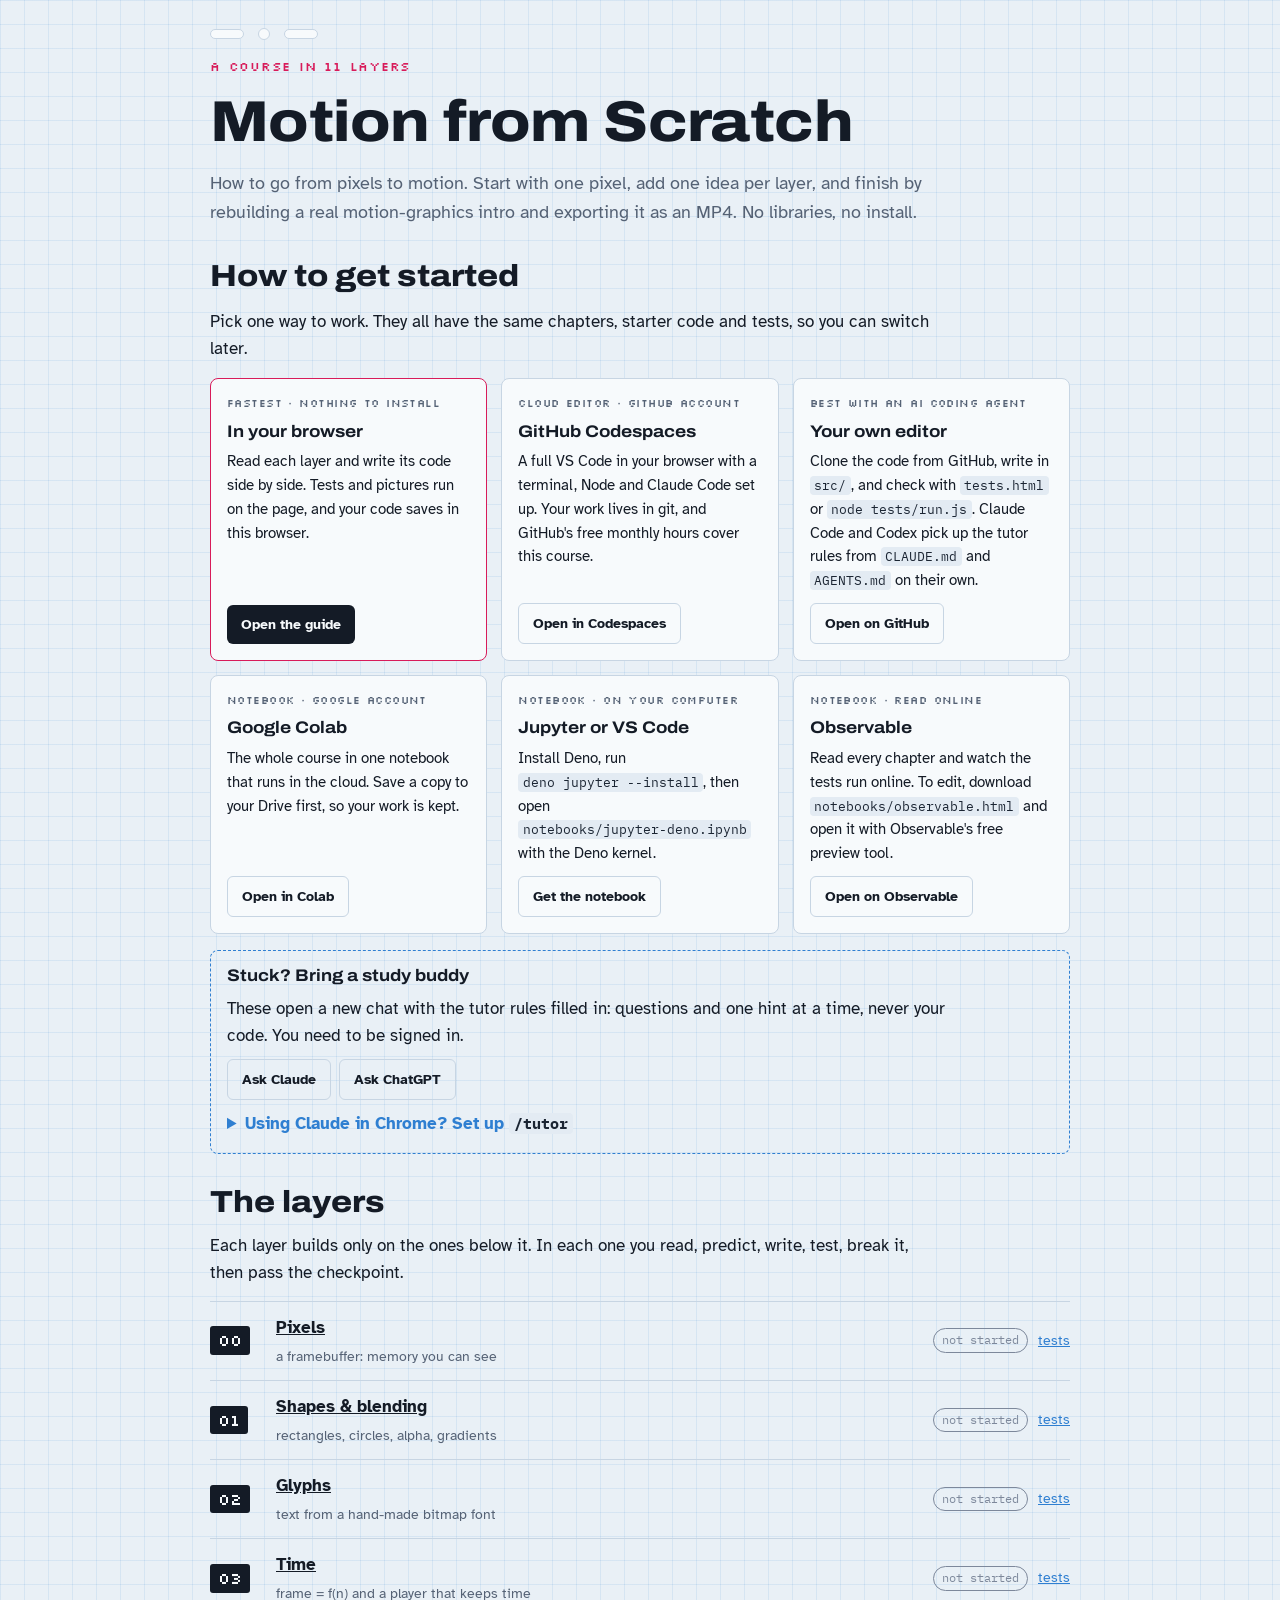
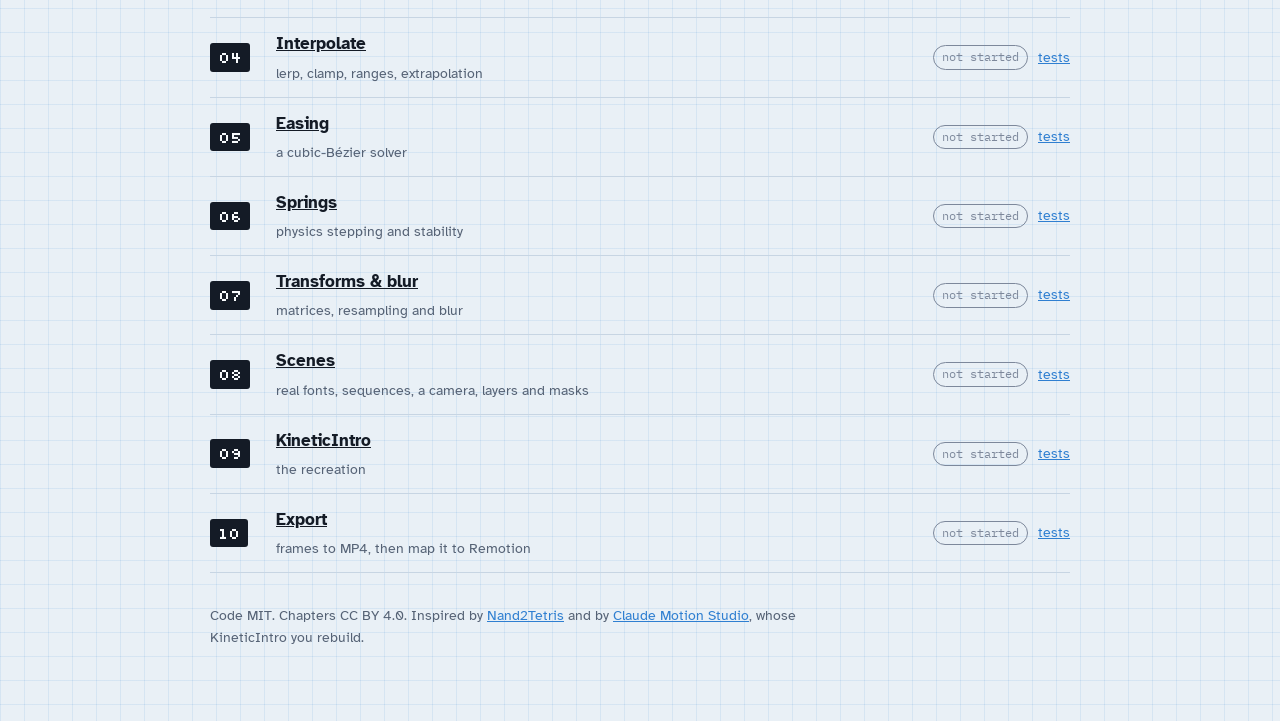
<file: index.html>
<!DOCTYPE html>
<html lang="en">
<head>
<meta charset="UTF-8">
<meta name="viewport" content="width=device-width, initial-scale=1.0">
<title>Motion from Scratch</title>
<meta name="description" content="How to go from pixels to motion: build a video engine from a single pixel up to a rendered MP4, one layer at a time.">
<meta property="og:type" content="website">
<meta property="og:url" content="https://nalediym.github.io/motion-from-scratch/">
<meta property="og:title" content="Motion from Scratch">
<meta property="og:description" content="Build a video engine in JavaScript, from one pixel to an MP4. 11 layers, no libraries, no install.">
<meta property="og:image" content="https://nalediym.github.io/motion-from-scratch/assets/social-card.png">
<meta property="og:image:width" content="1200">
<meta property="og:image:height" content="630">
<meta property="og:image:alt" content="Motion from Scratch: build a video engine in JavaScript, from one pixel to an MP4. Beside it, a frame of the intro the course rebuilds.">
<meta name="twitter:card" content="summary_large_image">
<meta name="twitter:title" content="Motion from Scratch">
<meta name="twitter:description" content="Build a video engine in JavaScript, from one pixel to an MP4. 11 layers, no libraries, no install.">
<meta name="twitter:image" content="https://nalediym.github.io/motion-from-scratch/assets/social-card.png">
<link rel="preconnect" href="https://fonts.googleapis.com">
<link rel="preconnect" href="https://fonts.gstatic.com" crossorigin>
<link rel="stylesheet" href="https://fonts.googleapis.com/css2?family=Archivo:wdth,wght@112,700;112,800&family=Inter:wght@500;900&family=Atkinson+Hyperlegible:wght@400;700&family=IBM+Plex+Mono:wght@400;600&family=Silkscreen&display=swap">
<link rel="stylesheet" href="lib/style.css">
<style>
  .map { list-style: none; margin: 0; padding: 0; display: flex; flex-direction: column; }
  .map li { display: grid; grid-template-columns: 52px 1fr auto; gap: 4px 14px; align-items: center; padding-block: 12px; border-bottom: 1px solid var(--line); }
  .map li:first-child { border-top: 1px solid var(--line); }
  .map .t { font-weight: 700; }
  .map a.t { color: var(--ink); }
  .map .b { grid-column: 2 / 3; font-size: 0.9rem; color: var(--muted); }
  .map .s { grid-row: 1 / 3; grid-column: 3; display: flex; align-items: center; gap: 10px; }
  .map .s a { font-size: 0.85rem; }
  .map .num { grid-row: 1 / 3; justify-self: start; }
  .map li.soon { opacity: 0.55; }
  .ways { display: grid; grid-template-columns: repeat(auto-fill, minmax(250px, 1fr)); gap: 14px; }
  .way { background: var(--paper); border: 1px solid var(--line); border-radius: 8px; padding: 16px; display: flex; flex-direction: column; gap: 10px; min-width: 0; }
  .way:first-child { border-color: var(--key); }
  .way p { font-size: 0.93rem; flex: 1; }
  .way .btn { align-self: flex-start; text-decoration: none; }
  .way code { white-space: nowrap; }
  .tag { font-family: var(--pixel); font-size: 0.68rem; letter-spacing: 0.04em; text-transform: uppercase; color: var(--muted); }
  .buddy { border: 1px dashed var(--pencil); border-radius: 8px; padding: 16px; display: flex; flex-direction: column; gap: 10px; }
  details.fold summary { cursor: pointer; font-weight: 700; color: var(--pencil); }
  details.fold[open] { display: flex; flex-direction: column; gap: 10px; }
  .fold ul { margin: 0; padding-left: 1.3em; display: flex; flex-direction: column; gap: 8px; max-width: 70ch; }
  .shortcut { width: 100%; font-family: var(--mono); font-size: 12px; line-height: 1.5; color: var(--code-ink); background: var(--code-bg); border: 1px solid var(--line); border-radius: 6px; padding: 8px 10px; resize: vertical; }
</style>
</head>
<body>
<div class="wrap">
  <header style="display:flex;flex-direction:column;gap:16px">
    <div class="pegbar" aria-hidden="true"><i></i><i></i><i></i></div>
    <span class="eyebrow">A course in 11 layers</span>
    <h1>Motion from Scratch</h1>
    <p class="lede">How to go from pixels to motion. Start with one pixel, add one idea per layer, and finish by rebuilding a real motion-graphics intro and exporting it as an MP4. No libraries, no install.</p>
  </header>

  <section id="start" style="display:flex;flex-direction:column;gap:16px">
    <h2>How to get started</h2>
    <p>Pick one way to work. They all have the same chapters, starter code and tests, so you can switch later.</p>
    <div class="ways">
      <article class="way">
        <span class="tag">Fastest · nothing to install</span>
        <h3>In your browser</h3>
        <p>Read each layer and write its code side by side. Tests and pictures run on the page, and your code saves in this browser.</p>
        <a class="btn" href="guide.html">Open the guide</a>
      </article>
      <article class="way">
        <span class="tag">Cloud editor · GitHub account</span>
        <h3>GitHub Codespaces</h3>
        <p>A full VS Code in your browser with a terminal, Node and Claude Code set up. Your work lives in git, and GitHub's free monthly hours cover this course.</p>
        <a class="btn ghost" data-link="codespaces" href="#" target="_blank" rel="noopener">Open in Codespaces</a>
      </article>
      <article class="way">
        <span class="tag">Best with an AI coding agent</span>
        <h3>Your own editor</h3>
        <p>Clone the code from GitHub, write in <code>src/</code>, and check with <code>tests.html</code> or <code>node tests/run.js</code>. Claude Code and Codex pick up the tutor rules from <code>CLAUDE.md</code> and <code>AGENTS.md</code> on their own.</p>
        <a class="btn ghost" data-link="repo" href="#" target="_blank" rel="noopener">Open on GitHub</a>
      </article>
      <article class="way">
        <span class="tag">Notebook · Google account</span>
        <h3>Google Colab</h3>
        <p>The whole course in one notebook that runs in the cloud. Save a copy to your Drive first, so your work is kept.</p>
        <a class="btn ghost" data-link="colab" href="#" target="_blank" rel="noopener">Open in Colab</a>
      </article>
      <article class="way">
        <span class="tag">Notebook · on your computer</span>
        <h3>Jupyter or VS Code</h3>
        <p>Install Deno, run <code>deno jupyter --install</code>, then open <code>notebooks/jupyter-deno.ipynb</code> with the Deno kernel.</p>
        <a class="btn ghost" data-link="deno" href="#" target="_blank" rel="noopener">Get the notebook</a>
      </article>
      <article class="way">
        <span class="tag">Notebook · read online</span>
        <h3>Observable</h3>
        <p>Read every chapter and watch the tests run online. To edit, download <code>notebooks/observable.html</code> and open it with Observable's free preview tool.</p>
        <a class="btn ghost" data-link="observable" href="#" target="_blank" rel="noopener">Open on Observable</a>
      </article>
    </div>

    <div class="buddy">
      <h3>Stuck? Bring a study buddy</h3>
      <p>These open a new chat with the tutor rules filled in: questions and one hint at a time, never your code. You need to be signed in.</p>
      <span class="btn-row"><a class="btn ghost" data-link="claude" href="#" target="_blank" rel="noopener">Ask Claude</a><a class="btn ghost" data-link="chatgpt" href="#" target="_blank" rel="noopener">Ask ChatGPT</a></span>
      <details class="fold" id="chrome">
        <summary>Using Claude in Chrome? Set up <code>/tutor</code></summary>
        <p><a href="https://support.claude.com/en/articles/12012173-get-started-with-claude-in-chrome" target="_blank" rel="noopener">Claude in Chrome</a> (paid plans) reads the guide and looks at your pictures with you. Save the text below as a shortcut named <strong>tutor</strong> in its side panel, then type <code>/tutor</code> on the guide.</p>
        <textarea class="shortcut" readonly rows="7" data-shortcut aria-label="Tutor shortcut text"></textarea>
        <span class="btn-row"><button class="btn ghost" type="button" data-copy-shortcut>Copy shortcut text</button></span>
      </details>
    </div>
  </section>

  <section style="display:flex;flex-direction:column;gap:14px">
    <h2>The layers</h2>
    <p>Each layer builds only on the ones below it. In each one you read, predict, write, test, break it, then pass the checkpoint.</p>
    <ul class="map" id="map"></ul>
  </section>

  <p style="font-size:0.85rem;color:var(--muted)">Code MIT. Chapters CC BY 4.0. Inspired by <a href="https://www.nand2tetris.org/">Nand2Tetris</a> and by <a href="https://github.com/MoussaabBadla/claude-motion-studio">Claude Motion Studio</a>, whose KineticIntro you rebuild.</p>
</div>

<script src="lib/course.js"></script>
<script src="lib/loader.js"></script>
<script>
(async function () {
  const C = MS.COURSE;
  const links = { codespaces: C.codespaces, colab: C.colab, repo: C.repo, deno: C.repo + "/blob/main/notebooks/jupyter-deno.ipynb", observable: C.observable, claude: C.claudeLink(null), chatgpt: C.chatgptLink(null) };
  document.querySelectorAll("[data-link]").forEach(a => { a.href = links[a.dataset.link]; });
  const sc = document.querySelector("[data-shortcut]");
  sc.value = C.chromeShortcut;
  if (location.hash === "#chrome") document.getElementById("chrome").open = true;
  document.querySelector("[data-copy-shortcut]").addEventListener("click", e => {
    const b = e.currentTarget, done = t => { b.textContent = t; setTimeout(() => (b.textContent = "Copy shortcut text"), 1600); };
    try { navigator.clipboard.writeText(sc.value).then(() => done("Copied"), () => { sc.select(); done("Press Ctrl/⌘ + C"); }); }
    catch (err) { sc.select(); done("Press Ctrl/⌘ + C"); }
  });
  const map = document.getElementById("map");
  const render = scores => {
    map.innerHTML = MS.COURSE.layers.map(l => {
      const sc = scores[l.id];
      let pill = "";
      if (l.ready && sc) pill = sc.cp && sc.cp.complete ? `<span class="pill pass">★ complete</span>`
        : sc.p === sc.n ? `<span class="pill todo">checkpoint unlocked</span>`
        : sc.p ? `<span class="pill fail">${sc.p}/${sc.n} tests</span>` : `<span class="pill todo">not started</span>`;
      const title = l.ready ? `<a class="t" href="guide.html#layer-${l.id}">${l.title}</a>` : `<span class="t">${l.title}</span>`;
      const links = l.ready ? `<a href="tests.html#layer-${l.id}">tests</a>` : "";
      return `<li class="${l.ready ? "" : "soon"}"><span class="num">${l.id}</span>${title}<span class="s">${pill}${links}</span><span class="b">${l.builds}</span></li>`;
    }).join("");
  };
  render({});
  const { ready } = await MS.loadCourse();
  MS.useGuideWork(ready);
  const scores = {};
  for (const l of ready) { const r = MS.runTests(l.id); const cp = MS.runCheckpoint(l.id, r); scores[l.id] = { p: r.filter(x => x.status === "pass").length, n: r.length, cp }; }
  render(scores);
})();
</script>
</body>
</html>
</file>
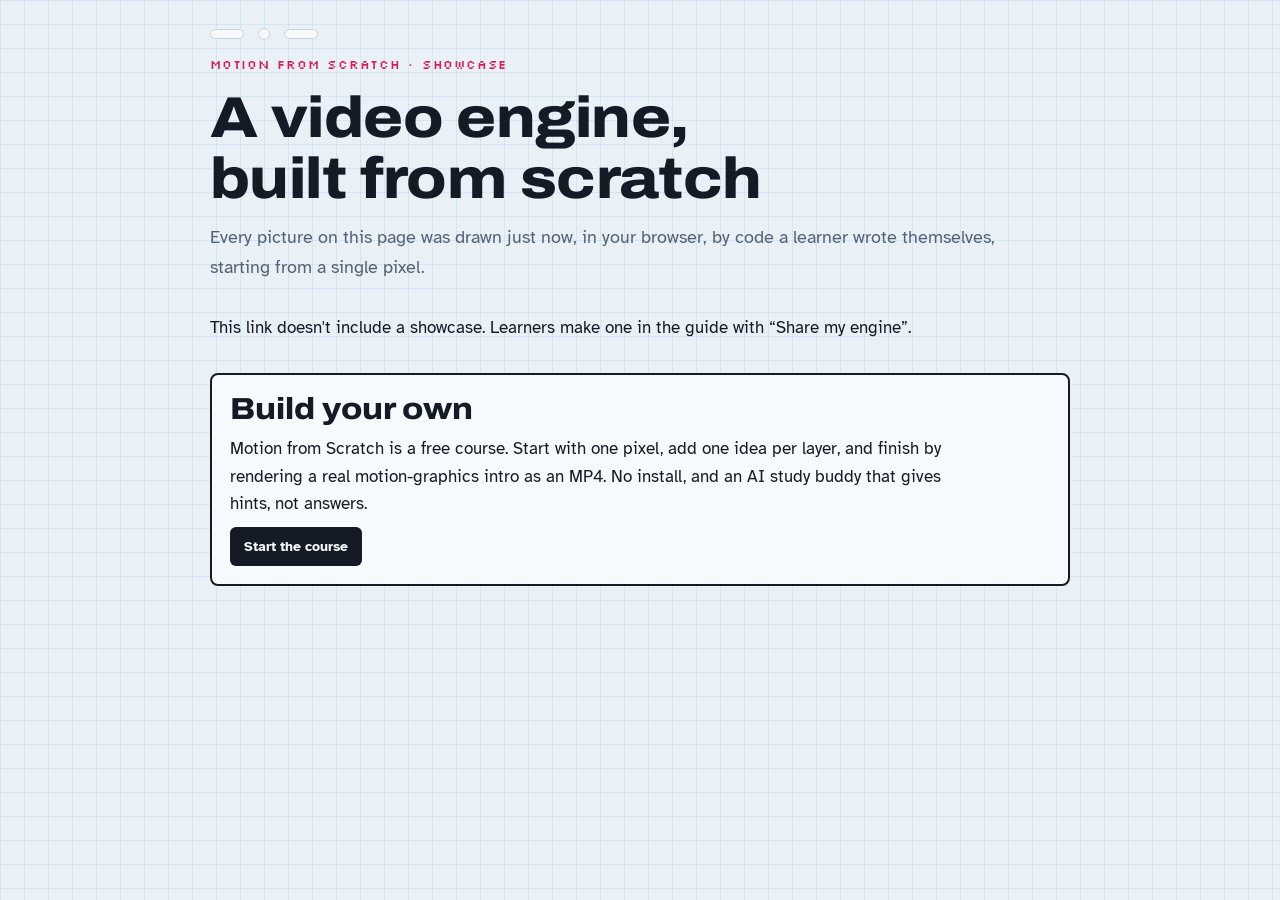
<file: showcase.html>
<!DOCTYPE html>
<html lang="en">
<head>
<meta charset="UTF-8">
<meta name="viewport" content="width=device-width, initial-scale=1.0">
<title>Motion from Scratch · Showcase</title>
<meta name="description" content="A video engine built from scratch, one pixel at a time, running right in your browser.">
<link rel="preconnect" href="https://fonts.googleapis.com">
<link rel="preconnect" href="https://fonts.gstatic.com" crossorigin>
<link rel="stylesheet" href="https://fonts.googleapis.com/css2?family=Archivo:wdth,wght@112,700;112,800&family=Inter:wght@500;900&family=Atkinson+Hyperlegible:wght@400;700&family=IBM+Plex+Mono:wght@400;600&family=Silkscreen&display=swap">
<link rel="stylesheet" href="lib/style.css">
<style>
  .engine { width: 100%; border: 0; display: block; min-height: 160px; background: transparent; }
  .cta { border: 2px solid var(--ink); border-radius: 8px; padding: 18px; display: flex; flex-direction: column; gap: 10px; background: var(--paper); }
  .cta .btn { align-self: flex-start; text-decoration: none; }
  .small { font-size: 0.85rem; color: var(--muted); }
  .owner { border: 2px dashed var(--pencil); border-radius: 8px; padding: 14px 16px; display: flex; flex-direction: column; gap: 10px; background: var(--paper); }
  .owner-row { display: flex; gap: 10px; align-items: flex-end; flex-wrap: wrap; }
  .owner label { font-size: 0.85rem; color: var(--muted); display: flex; flex-direction: column; gap: 4px; }
  .owner input { font: inherit; color: var(--ink); background: var(--bg); border: 1px solid var(--line); border-radius: 6px; padding: 7px 9px; width: 220px; max-width: 100%; }
</style>
</head>
<body>
<div class="wrap">
  <header style="display:flex;flex-direction:column;gap:14px">
    <div class="pegbar" aria-hidden="true"><i></i><i></i><i></i></div>
    <span class="eyebrow">Motion from Scratch · Showcase</span>
    <h1 data-title>A video engine, built from scratch</h1>
    <p class="lede">Every picture on this page was drawn just now, in your browser, by code a learner wrote themselves, starting from a single pixel.</p>
  </header>
  <section class="owner" data-owner hidden>
    <p><strong>This is your showcase.</strong> Send the link to anyone: they see this page without this box. Your checkpoint answers aren't in it.</p>
    <div class="owner-row">
      <label>Your name (optional) <input type="text" maxlength="40" autocomplete="nickname" data-name></label>
      <button class="btn" type="button" data-copy>Copy link to share</button>
    </div>
    <p class="small" data-copy-status aria-live="polite"></p>
  </section>
  <p data-status>Loading the engine…</p>
  <iframe class="engine" data-frame sandbox="allow-scripts" title="The learner's engine, running" hidden></iframe>
  <section class="cta">
    <h2>Build your own</h2>
    <p>Motion from Scratch is a free course. Start with one pixel, add one idea per layer, and finish by rendering a real motion-graphics intro as an MP4. No install, and an AI study buddy that gives hints, not answers.</p>
    <a class="btn" href="index.html">Start the course</a>
  </section>
</div>

<script src="lib/course.js"></script>
<script src="lib/share.js"></script>
<script>
// Runs inside the sandboxed frame: load the course libraries and the learner's
// code, run the tests, and draw every picture. Passed in as source text.
function renderer(P) {
  const esc = s => String(s).replace(/[&<>"]/g, c => ({ "&": "&amp;", "<": "&lt;", ">": "&gt;", '"': "&quot;" }[c]));
  globalThis.MS = {};
  P.libs.forEach(s => new Function(s)());
  const C = MS.COURSE, out = document.getElementById("out"), errors = {};
  for (const id of P.order) { try { new Function(P.src[id])(); } catch (e) { errors[id] = e.name + ": " + e.message; } }
  P.tests.forEach(s => new Function(s)());
  for (const id of P.shown) {
    const l = C.layers.find(x => x.id === id);
    const results = MS.runTests(id), pass = results.filter(r => r.status === "pass").length;
    const sec = document.createElement("section");
    sec.className = "layer";
    sec.innerHTML = '<h2><span class="num">' + id + "</span> " + esc(l.title) + "</h2>" +
      '<p class="meta"><span>' + esc(l.builds) + '</span><span class="pill ' + (pass === results.length ? "pass" : "fail") + '">' + pass + " / " + results.length + " tests pass</span></p>" +
      (errors[id] ? '<p class="err">' + esc(errors[id]) + "</p>" : "") +
      '<div class="pics"></div><details><summary>See the code</summary><pre><code>' + esc(P.src[id]) + "</code></pre></details>";
    const pics = sec.querySelector(".pics");
    const add = (frame, caption, cls) => {
      const fig = document.createElement("figure"), cap = document.createElement("figcaption");
      if (cls) fig.className = cls;
      fig.appendChild(MS.present(frame, document.createElement("canvas"), Math.max(1, Math.min(5, Math.floor(260 / frame.width)))));
      cap.textContent = caption;
      fig.appendChild(cap);
      pics.appendChild(fig);
      return fig;
    };
    for (const v of MS.visuals.filter(v => v.layer === id)) {
      try {
        if (!MS.moves(v)) { add(v.fn(), v.name); continue; }
        const comp = v.fn(), fig = add(MS.renderFrame(comp, 0), v.name);   // moving pictures play, using the learner's own player code
        MS.play(comp, fig.querySelector("canvas"), Math.max(1, Math.min(5, Math.floor(260 / comp.width))));
      } catch (e) { /* not working yet: skip */ }
    }
    try {
      const cp = MS.runCheckpoint(id, results);
      if (!cp.locked && cp.mystery.ok && cp.mystery.frame) add(cp.mystery.frame, "Checkpoint mystery picture, drawn correctly", "mystery");
    } catch (e) { /* skip */ }
    if (!pics.children.length) pics.outerHTML = '<p class="meta">No pictures from this layer yet.</p>';
    out.appendChild(sec);
  }
  const report = () => parent.postMessage({ mfsHeight: document.documentElement.scrollHeight }, "*");
  report();
  new ResizeObserver(report).observe(document.body);
}

// The owner's box: add a name (re-packs the link) and copy the link to share,
// without the "&mine" that shows this box.
function owner(data, packed, setTitle) {
  const box = document.querySelector("[data-owner]"), input = box.querySelector("[data-name]"), msg = box.querySelector("[data-copy-status]");
  const store = { get(k) { try { return localStorage.getItem(k); } catch (e) { return null; } }, set(k, v) { try { localStorage.setItem(k, v); } catch (e) {} } };
  const shareUrl = () => location.href.split("#")[0] + "#s=" + packed;
  const rename = async n => {
    data.name = n.trim().slice(0, 40);
    packed = await MS.share.pack(data);
    history.replaceState(null, "", "#s=" + packed + "&mine");
    setTitle(data.name);
  };
  box.hidden = false;
  document.querySelector(".cta").hidden = true;   // the owner doesn't need the sign-up pitch
  input.value = data.name || store.get("mfs-share-name") || "";
  if (input.value && input.value !== data.name) rename(input.value);
  input.addEventListener("input", () => { store.set("mfs-share-name", input.value); rename(input.value); });
  box.querySelector("[data-copy]").addEventListener("click", async () => {
    try { await navigator.clipboard.writeText(shareUrl()); msg.textContent = "Link copied. Anyone who opens it sees your engine run."; }
    catch (e) { msg.textContent = "Copy this link: " + shareUrl(); }
  });
}

(async function () {
  const status = document.querySelector("[data-status]"), frame = document.querySelector("[data-frame]");
  const fail = text => { status.textContent = text; };
  const m = location.hash.match(/^#s=([^&]+)(&mine)?$/);
  if (!m) return fail("This link doesn't include a showcase. Learners make one in the guide with “Share my engine”.");
  let data;
  try { data = await MS.share.unpack(m[1]); } catch (e) { return fail("This showcase link didn’t open: " + e.message); }
  if (!data || data.kind !== "showcase" || typeof data.src !== "object") return fail("This isn't a showcase link.");

  const ready = MS.COURSE.layers.filter(l => l.ready);
  const shown = ready.map(l => l.id).filter(id => typeof data.src[id] === "string");
  if (!shown.length) return fail("This showcase is empty: no code has been written yet.");
  const setTitle = n => {
    document.querySelector("[data-title]").textContent = n ? n + "’s video engine" : "A video engine, built from scratch";
    document.title = (n ? n + "’s video engine" : "Showcase") + " · Motion from Scratch";
  };
  setTitle(typeof data.name === "string" ? data.name.trim().slice(0, 40) : "");
  if (m[2]) owner(data, m[1], setTitle);

  // Layers below the highest shown one still need loading (their starter code if
  // the learner hasn't written them), because each layer builds on the ones below.
  const order = ready.map(l => l.id).filter(id => id <= shown[shown.length - 1]);
  const get = p => fetch(p).then(r => { if (!r.ok) throw new Error(p + ": " + r.status); return r.text(); });
  let libs, tests, stubs, css;
  try {
    const files = id => MS.COURSE.files(ready.find(l => l.id === id));
    [libs, tests, stubs, css] = await Promise.all([
      Promise.all(["lib/course.js", ...MS.COURSE.libs, ...MS.COURSE.browserLibs, ...shown.map(id => files(id).mystery)].map(get)),
      Promise.all(shown.map(id => get(files(id).test))),
      Promise.all(order.map(id => typeof data.src[id] === "string" ? data.src[id] : get(files(id).src))),
      get("lib/style.css"),
    ]);
  } catch (e) { return fail("Couldn't load the course files (" + e.message + "). Open this link from the course website."); }
  const src = {};
  order.forEach((id, i) => { src[id] = stubs[i]; });

  // JSON with "<" escaped can't close the <script> it sits in.
  const payload = JSON.stringify({ libs, tests, src, order, shown }).replace(/</g, "\\u003c");
  const extra = "body{margin:0;padding:2px}main{display:flex;flex-direction:column;gap:28px}" +
    ".layer{display:flex;flex-direction:column;gap:10px;border-top:2px solid var(--ink);padding-top:14px}" +
    ".layer h2{display:flex;align-items:center;gap:10px}.meta{display:flex;flex-wrap:wrap;align-items:center;gap:4px 10px;font-size:.9rem;color:var(--muted)}.err{color:var(--fail);font-family:var(--mono);font-size:.85rem}" +
    ".pics{display:flex;flex-wrap:wrap;gap:16px;align-items:flex-start}figure{margin:0;display:flex;flex-direction:column;gap:6px;max-width:100%}" +
    "canvas{max-width:100%;image-rendering:pixelated}figcaption{font-size:.82rem;color:var(--muted);max-width:280px}" +
    ".mystery canvas{outline:3px solid var(--pass);outline-offset:2px}pre{max-height:420px;overflow:auto}details summary{cursor:pointer;color:var(--pencil);font-weight:700}";
  window.addEventListener("message", e => {
    if (e.source === frame.contentWindow && e.data && typeof e.data.mfsHeight === "number") frame.style.height = Math.min(Math.ceil(e.data.mfsHeight) + 4, 30000) + "px";
  });
  frame.srcdoc = '<!DOCTYPE html><html><head><meta charset="utf-8"><meta name="viewport" content="width=device-width,initial-scale=1">' +
    '<link rel="stylesheet" href="https://fonts.googleapis.com/css2?family=Archivo:wdth,wght@112,700;112,800&family=Inter:wght@500;900&family=Atkinson+Hyperlegible:wght@400;700&family=IBM+Plex+Mono:wght@400;600&family=Silkscreen&display=swap">' +
    "<style>" + css.replace(/<\//g, "<\\/") + extra + '</style></head><body><main id="out"></main><script>(' + renderer.toString() + ")(" + payload + ");<\/script></body></html>";
  frame.hidden = false;
  status.hidden = true;
})();
</script>
</body>
</html>
</file>
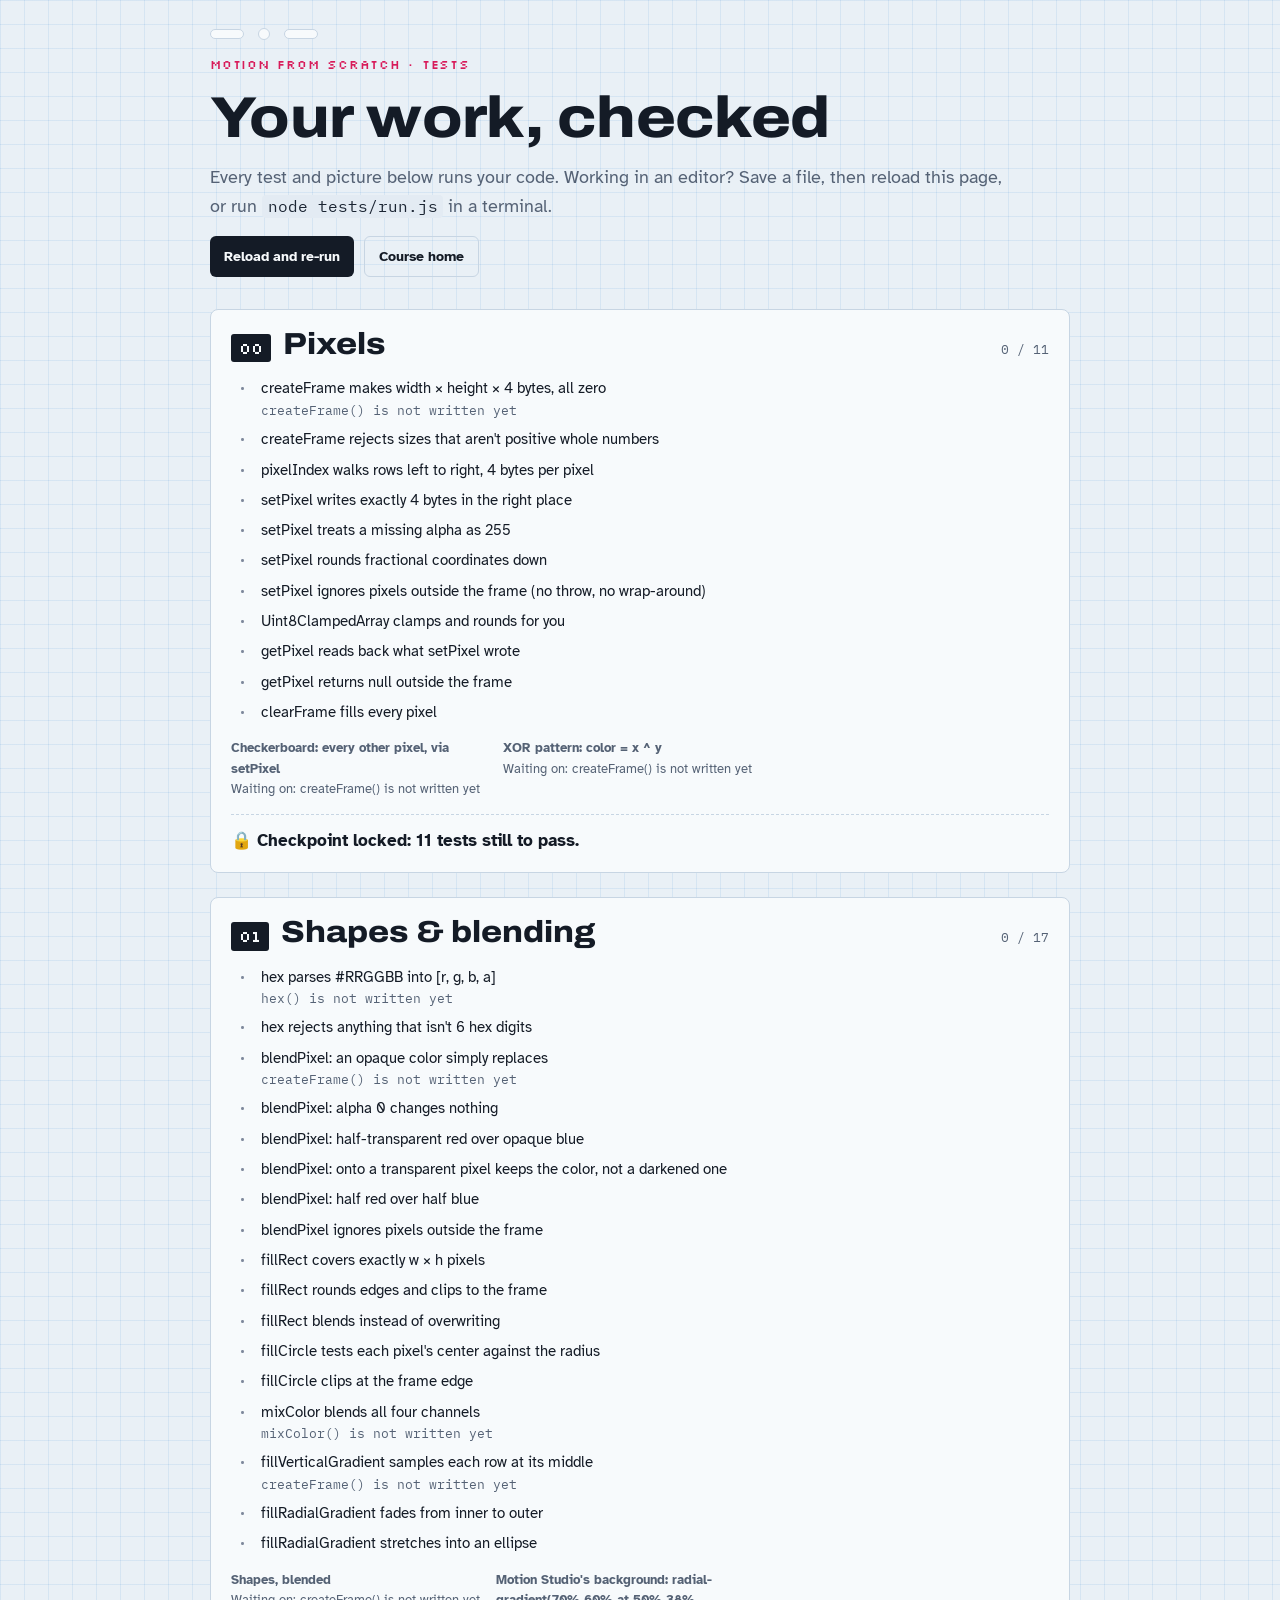
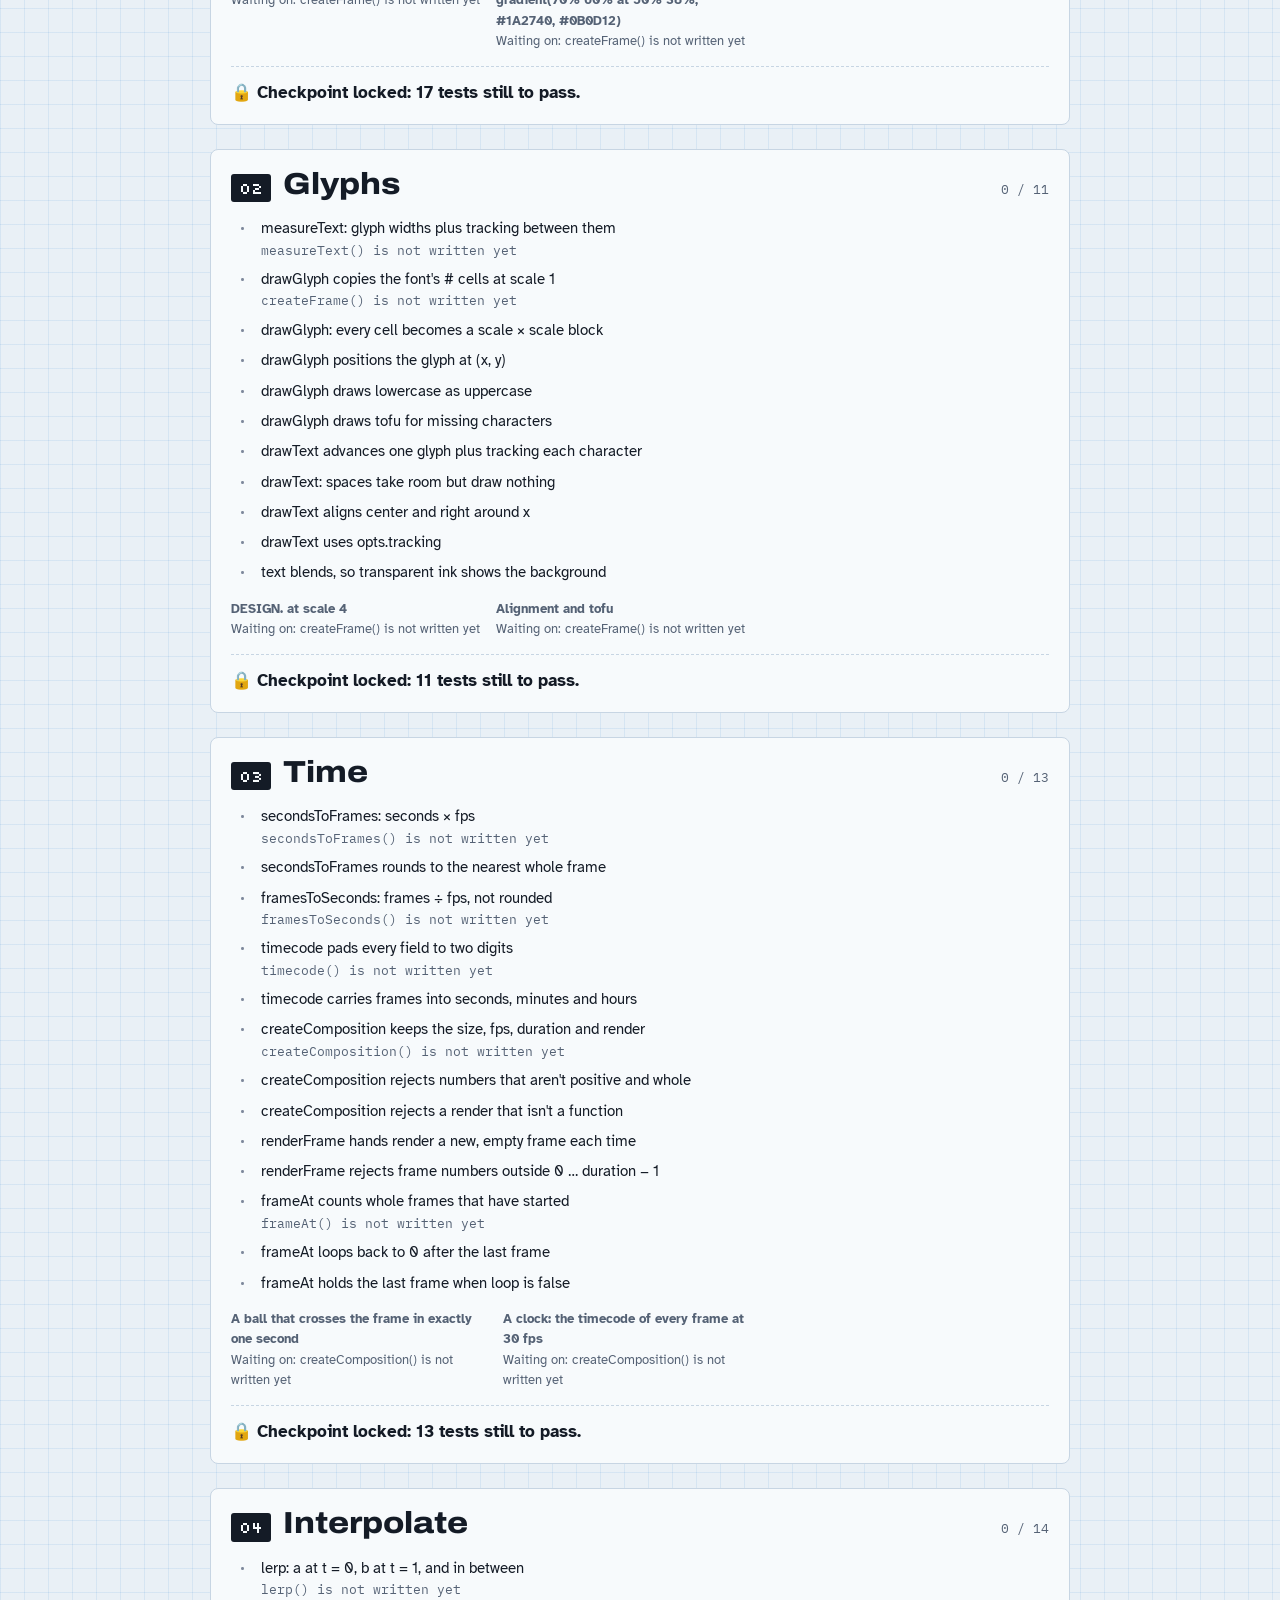
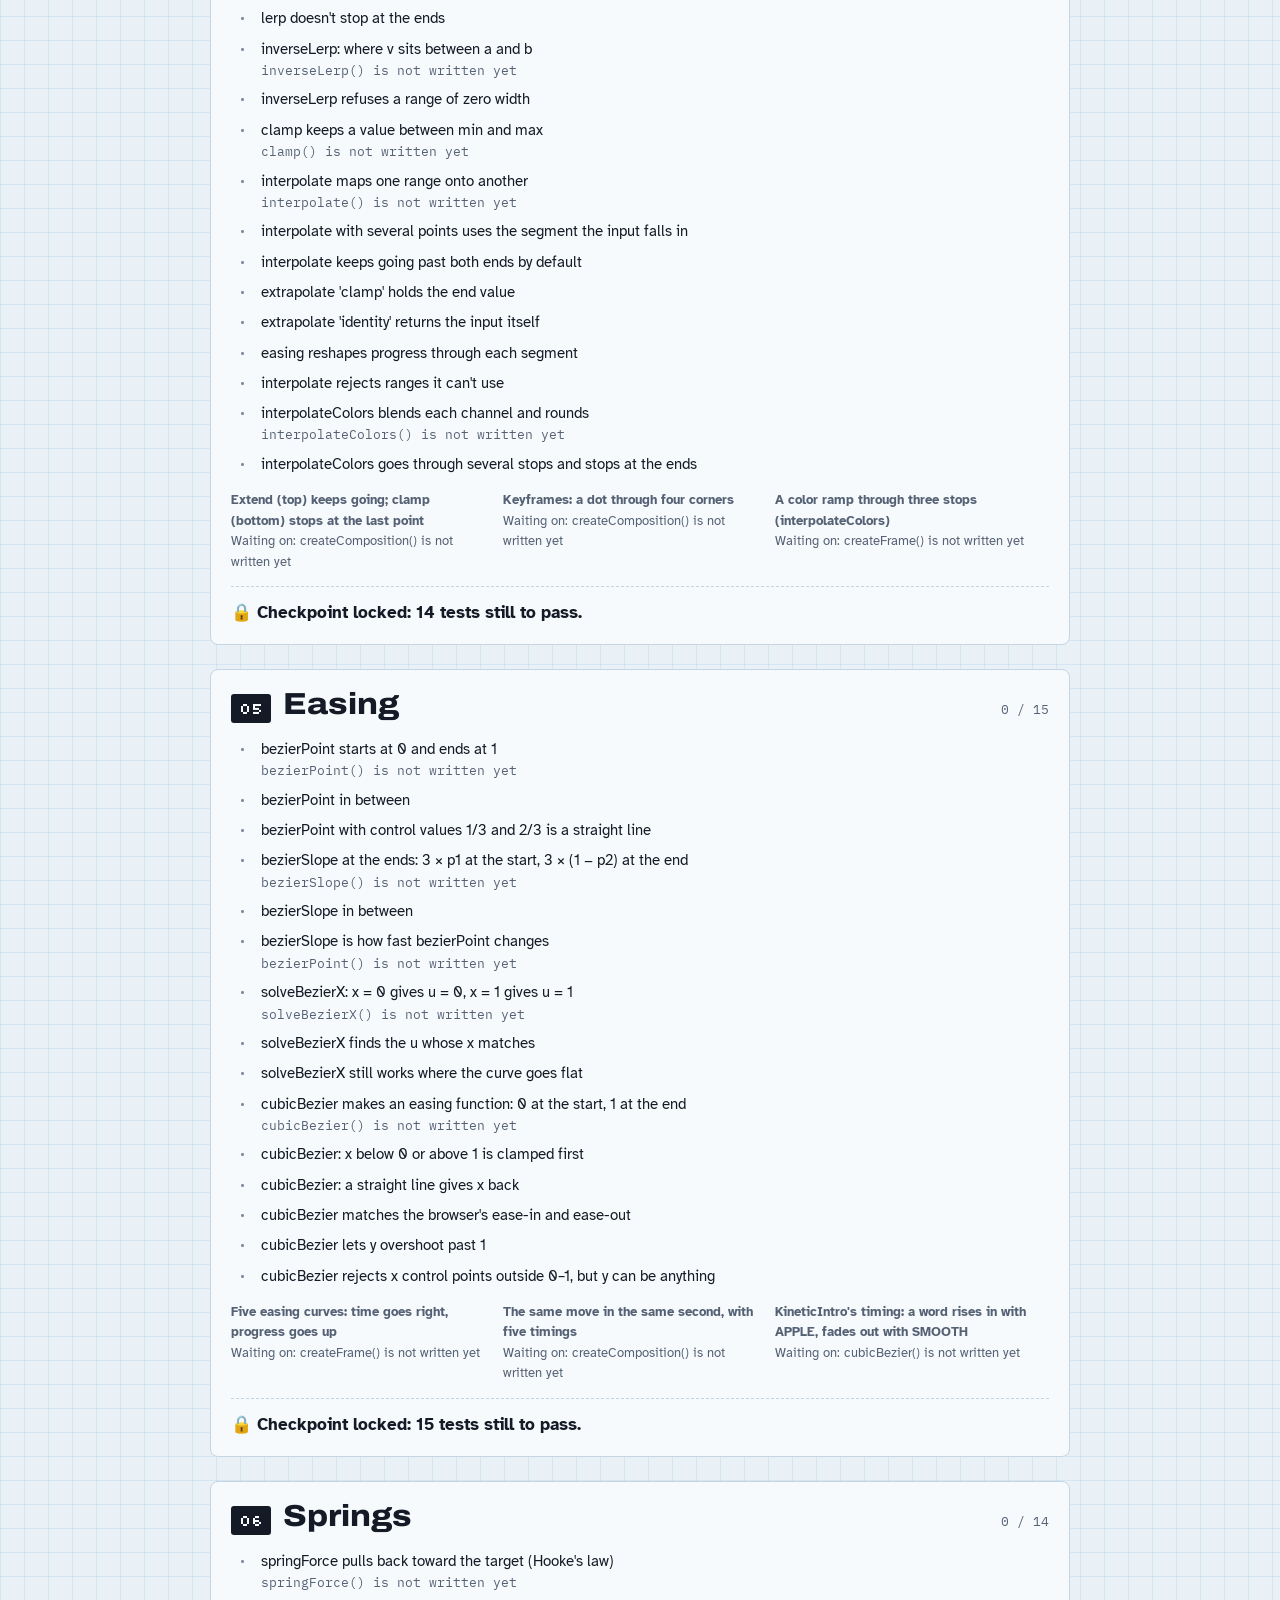
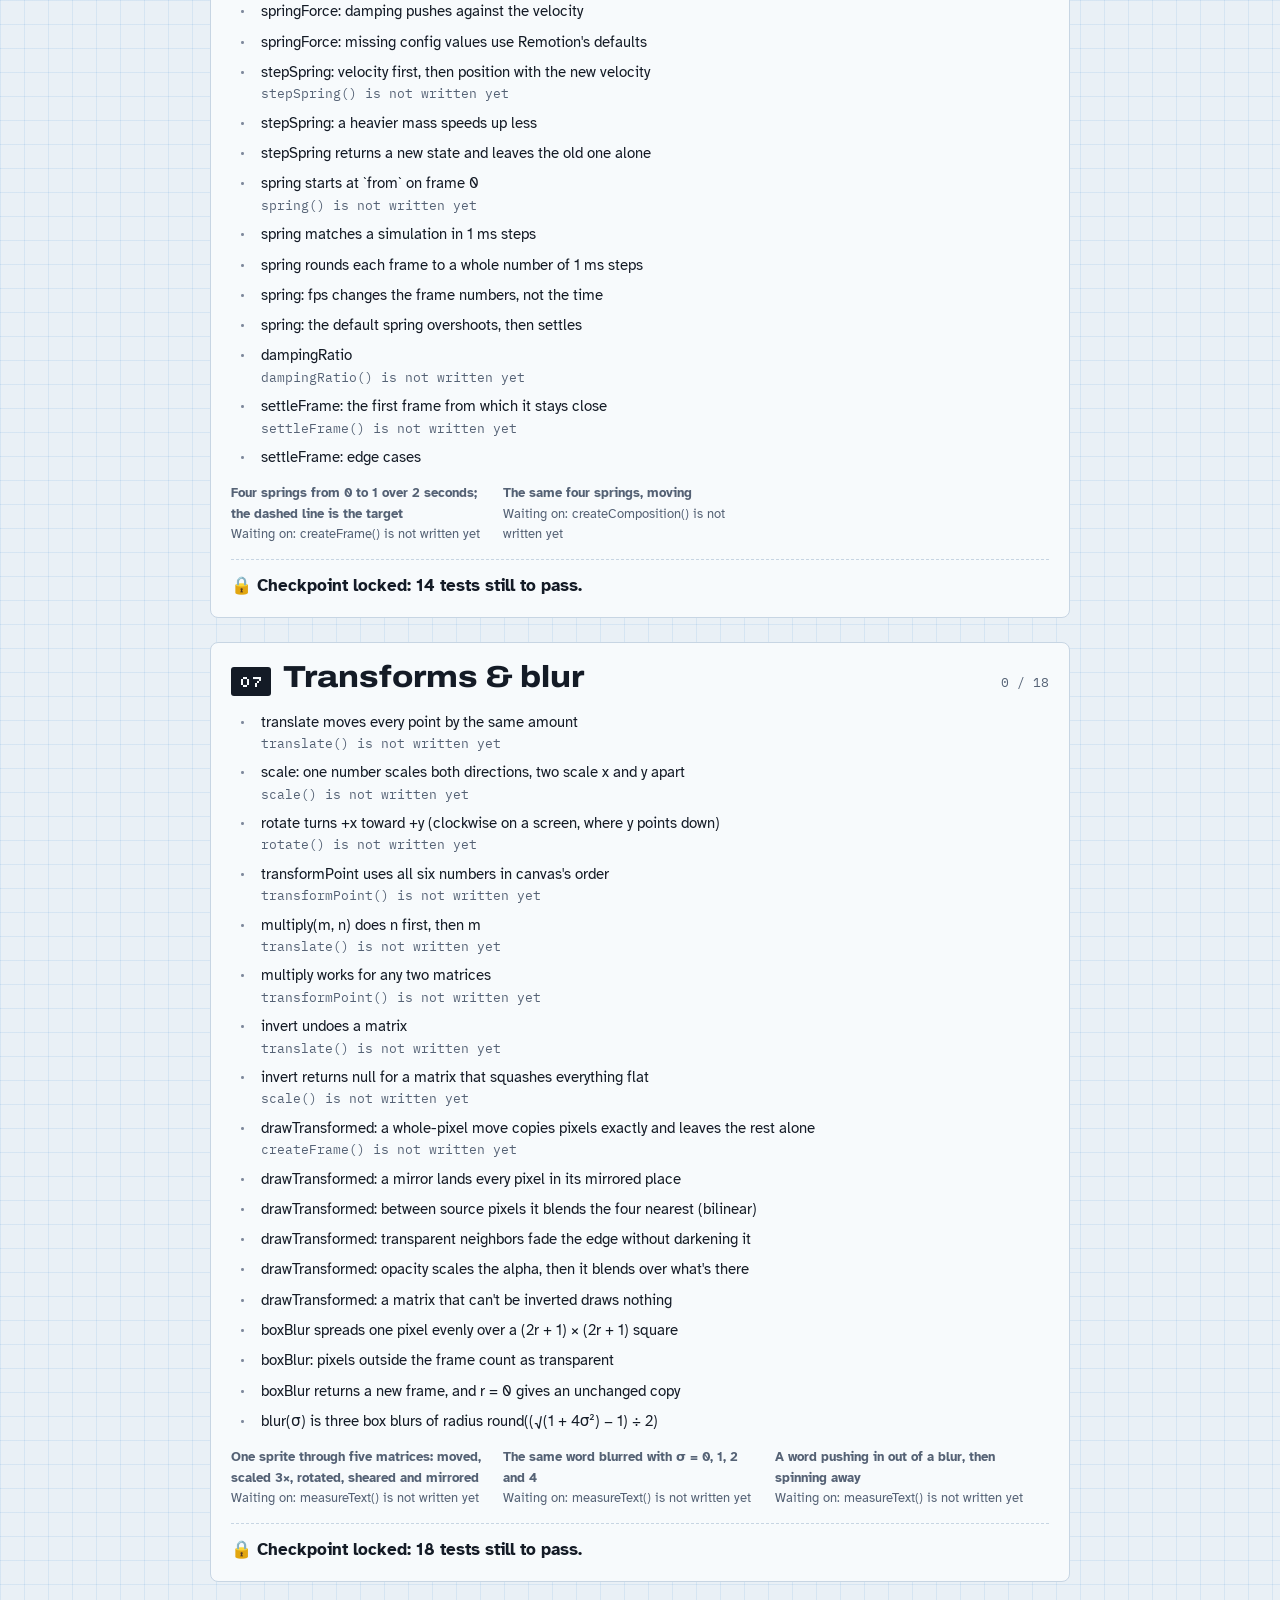
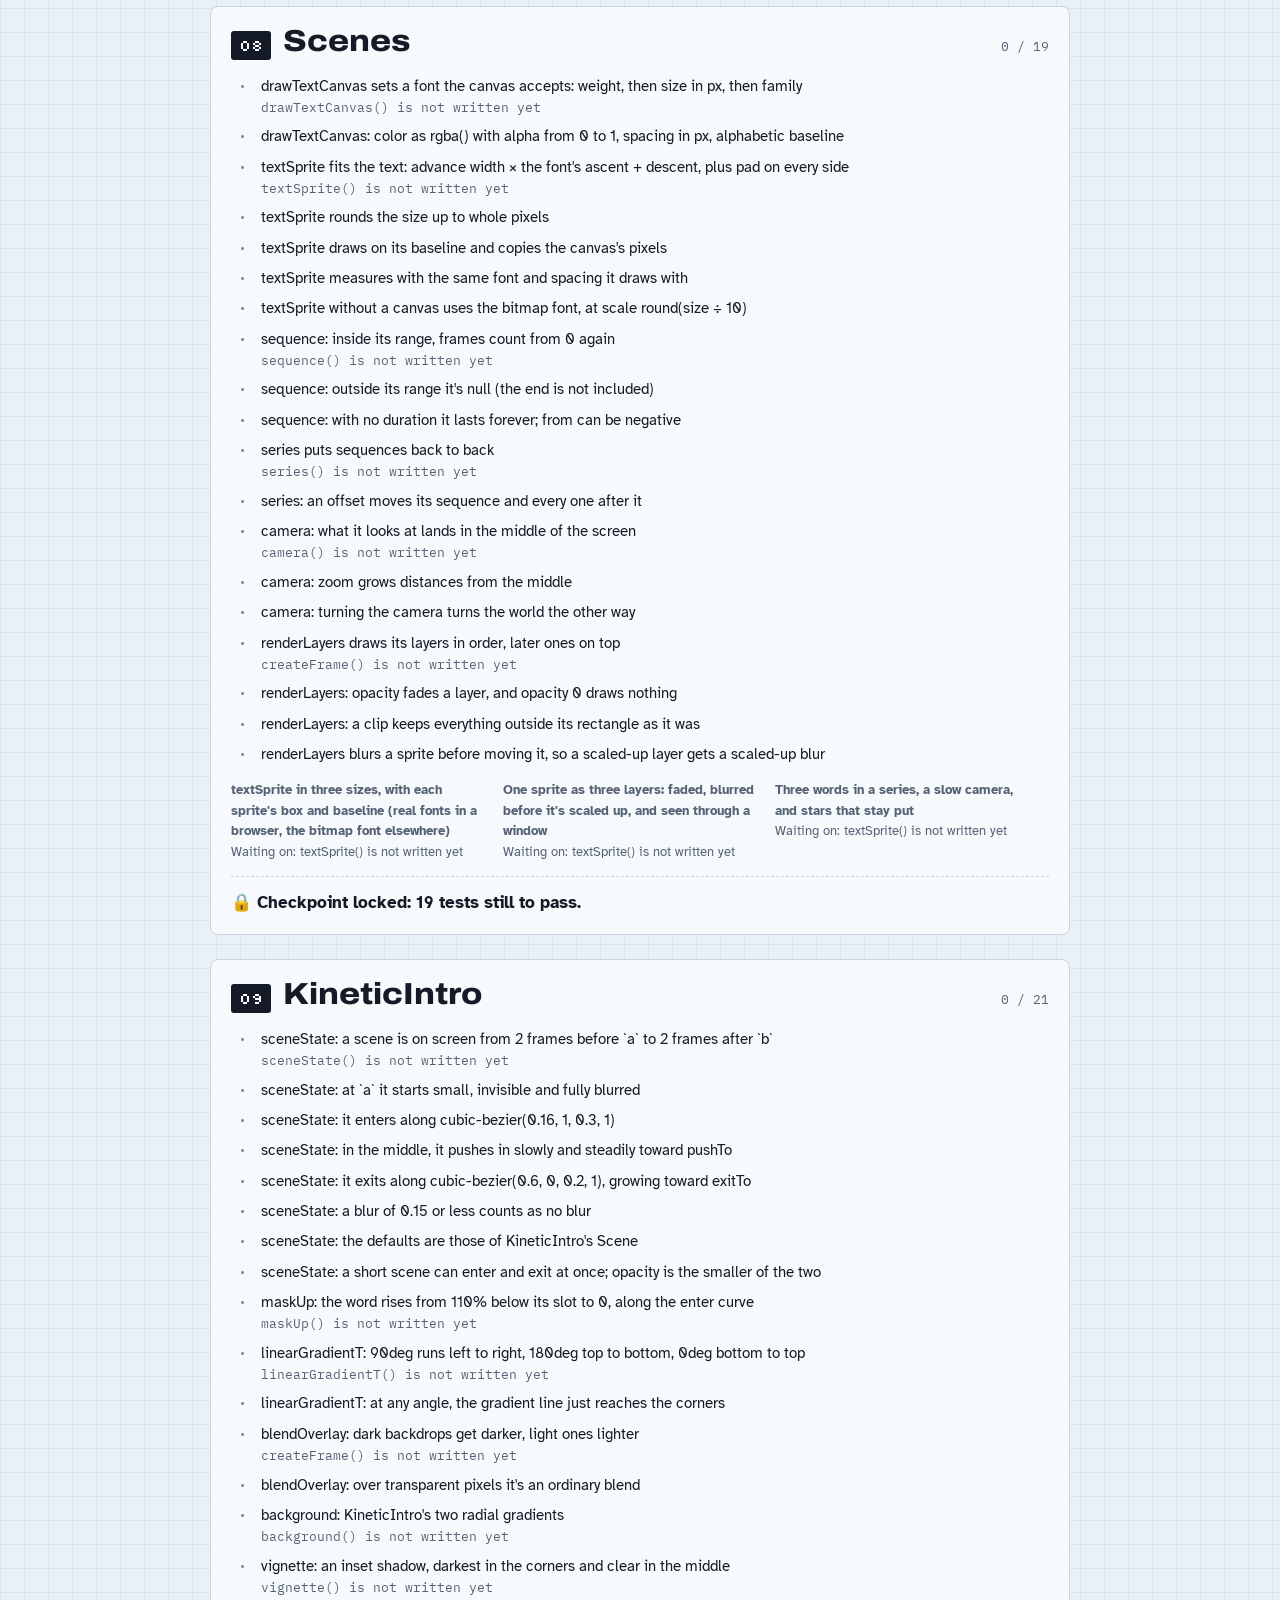
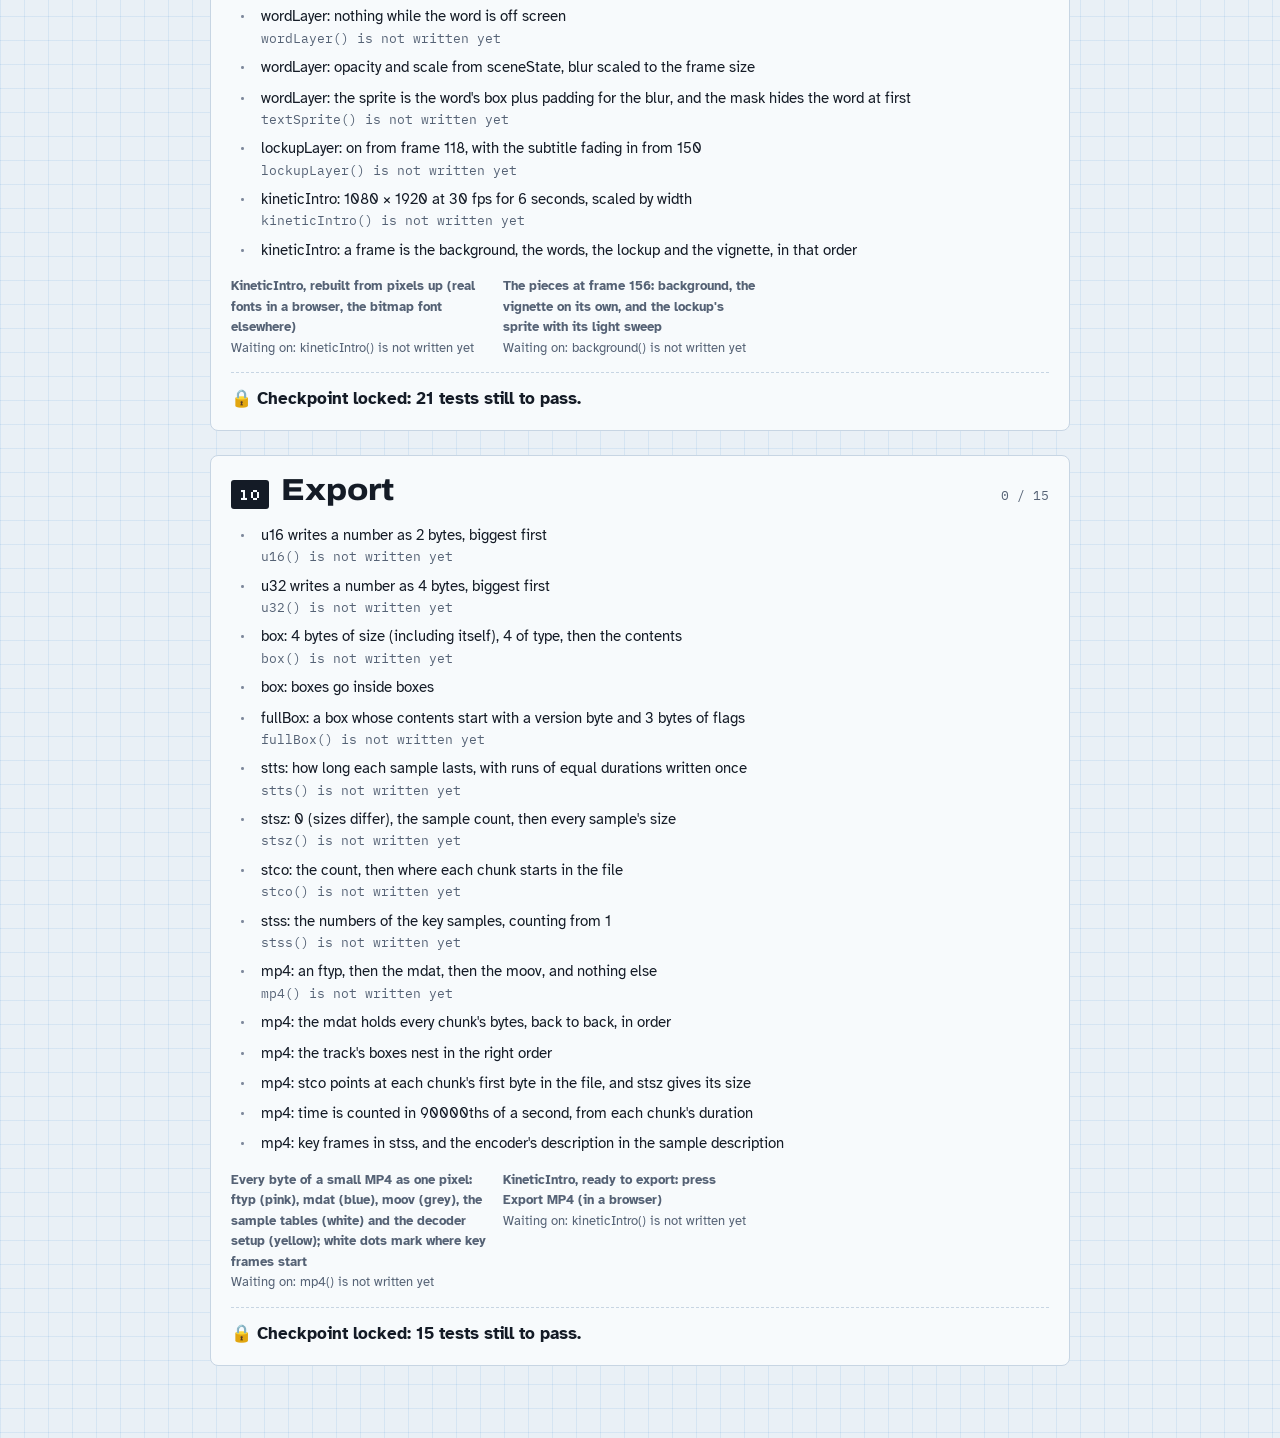
<file: tests.html>
<!DOCTYPE html>
<html lang="en">
<head>
<meta charset="UTF-8">
<meta name="viewport" content="width=device-width, initial-scale=1.0">
<title>Tests · Motion from Scratch</title>
<link rel="preconnect" href="https://fonts.googleapis.com">
<link rel="preconnect" href="https://fonts.gstatic.com" crossorigin>
<link rel="stylesheet" href="https://fonts.googleapis.com/css2?family=Archivo:wdth,wght@112,700;112,800&family=Inter:wght@500;900&family=Atkinson+Hyperlegible:wght@400;700&family=IBM+Plex+Mono:wght@400;600&family=Silkscreen&display=swap">
<link rel="stylesheet" href="lib/style.css">
</head>
<body>
<div class="wrap">
  <header style="display:flex;flex-direction:column;gap:14px">
    <div class="pegbar" aria-hidden="true"><i></i><i></i><i></i></div>
    <span class="eyebrow">Motion from Scratch · tests</span>
    <h1>Your work, checked</h1>
    <p class="lede">Every test and picture below runs your code. Working in an editor? Save a file, then reload this page, or run <code>node tests/run.js</code> in a terminal.</p>
    <div style="display:flex;gap:10px;flex-wrap:wrap">
      <button class="btn" id="rerun" type="button">Reload and re-run</button>
      <a class="btn ghost" href="index.html" style="text-decoration:none">Course home</a>
    </div>
  </header>
  <div id="errors" hidden></div>
  <p class="lede" id="from-guide" hidden></p>
  <main id="layers" style="display:flex;flex-direction:column;gap:24px"></main>
</div>

<script src="lib/course.js"></script>
<script src="lib/loader.js"></script>
<script>
(async function () {
  document.getElementById("rerun").addEventListener("click", () => location.reload());
  const { ready, errors } = await MS.loadCourse();
  const errBox = document.getElementById("errors");
  if (errors.length) {
    errBox.hidden = false;
    errBox.innerHTML = errors.map(e => `<div class="banner"><strong>${e.file}</strong> line ${e.line}: ${e.message}<br><span style="color:var(--muted)">Fix this first. Tests that depend on this file can't run until it loads.</span></div>`).join("");
  }
  const fromGuide = MS.useGuideWork(ready);
  if (fromGuide.length) { const note = document.getElementById("from-guide"); note.hidden = false; const ids = fromGuide.length > 1 ? "Layers " + fromGuide.slice(0, -1).join(", ") + " and " + fromGuide[fromGuide.length - 1] + " use" : "Layer " + fromGuide[0] + " uses"; note.textContent = ids + " your work from the guide, saved in this browser."; }
  const mark = { pass: "✓", fail: "✗", todo: "·" };
  const esc = s => String(s).replace(/[&<>]/g, c => ({ "&": "&amp;", "<": "&lt;", ">": "&gt;" }[c]));
  const root = document.getElementById("layers");
  for (const l of ready) {
    const results = MS.runTests(l.id);
    const passed = results.filter(r => r.status === "pass").length;
    const sec = document.createElement("section");
    sec.className = "sheet"; sec.id = "layer-" + l.id;
    sec.innerHTML = `
      <div class="layer-head"><span class="num">${l.id}</span><h2>${l.title}</h2><span class="score">${passed} / ${results.length}</span></div>
      <ul class="results">${MS.quietTodos(results).map(r => `<li class="${r.status}"><span class="mark" aria-label="${r.status}">${mark[r.status]}</span><span>${esc(r.name)}${r.message ? `<span class="msg">${esc(r.message)}</span>` : ""}</span></li>`).join("")}</ul>
      <div class="visuals"></div>
      <div class="checkpoint"></div>`;
    const vis = sec.querySelector(".visuals");
    for (const v of MS.visuals.filter(v => v.layer === l.id)) vis.appendChild(MS.figure(v, 260));
    const cp = MS.runCheckpoint(l.id, results);
    MS.showCheckpoint(sec.querySelector(".checkpoint"), cp, fromGuide.includes(l.id) ? "the guide" : MS.COURSE.files(l).checkpoint);
    if (cp.complete) sec.classList.add("complete");
    root.appendChild(sec);
  }
})();
</script>
</body>
</html>
</file>
<file: lib/style.css>
/* lib/style.css — the course look: an animator's light table.
   Backlit graph paper, non-photo-blue pencil, black ink, one magenta
   registration color used sparingly. PROVIDED. */
:root {
  --bg: #e9f0f6; --paper: #f7fafc; --ink: #141b26; --muted: #556275;
  --line: #c7d5e3; --grid: rgba(47, 127, 209, 0.10);
  --pencil: #2f7fd1; --key: #d81b5a;
  --pass: #1d8a5b; --fail: #c93636; --todo: #7d889b;
  --code-bg: #e3ebf3; --code-ink: #1b2533;
  --display: "Archivo", "Arial Narrow", system-ui, sans-serif;
  --body: "Atkinson Hyperlegible", system-ui, -apple-system, "Segoe UI", sans-serif;
  --mono: "IBM Plex Mono", ui-monospace, SFMono-Regular, Menlo, monospace;
  --pixel: "Silkscreen", "IBM Plex Mono", monospace;
}
@media (prefers-color-scheme: dark) {
  :root:not([data-theme="light"]) {
    --bg: #0c131e; --paper: #111a28; --ink: #e5ecf5; --muted: #93a2b8;
    --line: #233349; --grid: rgba(108, 178, 255, 0.07);
    --pencil: #6cb2ff; --key: #ff4f86;
    --pass: #3ccf8e; --fail: #ff6b6b; --todo: #8d99ad;
    --code-bg: #172234; --code-ink: #d6e0ec; color-scheme: dark;
  }
}
:root[data-theme="dark"] {
  --bg: #0c131e; --paper: #111a28; --ink: #e5ecf5; --muted: #93a2b8;
  --line: #233349; --grid: rgba(108, 178, 255, 0.07);
  --pencil: #6cb2ff; --key: #ff4f86;
  --pass: #3ccf8e; --fail: #ff6b6b; --todo: #8d99ad;
  --code-bg: #172234; --code-ink: #d6e0ec; color-scheme: dark;
}
* { box-sizing: border-box; }
body {
  margin: 0; background-color: var(--bg); color: var(--ink);
  background-image:
    linear-gradient(var(--grid) 1px, transparent 1px),
    linear-gradient(90deg, var(--grid) 1px, transparent 1px);
  background-size: 24px 24px;
  font-family: var(--body); font-size: 17px; line-height: 1.6;
  padding-inline: 18px; padding-block: 28px 72px;
}
.wrap { max-width: 860px; margin: 0 auto; display: flex; flex-direction: column; gap: 32px; }
.wrap > * { min-width: 0; }
h1, h2, h3 { font-family: var(--display); font-stretch: 112%; line-height: 1.05; margin: 0; text-wrap: balance; }
h1 { font-size: clamp(2.2rem, 7vw, 3.6rem); font-weight: 800; letter-spacing: -0.01em; }
h2 { font-size: clamp(1.4rem, 4vw, 1.9rem); font-weight: 800; }
h3 { font-size: 1.05rem; font-weight: 700; }
p { margin: 0; max-width: 66ch; }
a { color: var(--pencil); }
code { font-family: var(--mono); font-size: 0.86em; background: var(--code-bg); color: var(--code-ink); padding: 0.08em 0.35em; border-radius: 4px; }
pre { margin: 0; font-family: var(--mono); font-size: 13px; line-height: 1.5; background: var(--code-bg); color: var(--code-ink); padding: 14px 16px; border-radius: 6px; overflow-x: auto; max-width: 100%; }
pre code { background: transparent; color: inherit; padding: 0; font-size: inherit; border-radius: 0; }
[hidden] { display: none !important; }
:focus-visible { outline: 2px solid var(--key); outline-offset: 2px; }

/* peg bar: the three registration slots on every animator's sheet */
.pegbar { display: flex; gap: 14px; align-items: center; }
.pegbar i { display: block; width: 34px; height: 10px; border-radius: 5px; background: var(--paper); border: 1.5px solid var(--line); }
.pegbar i:nth-child(2) { width: 12px; border-radius: 50%; height: 12px; }
.eyebrow { font-family: var(--pixel); font-size: 0.8rem; letter-spacing: 0.06em; color: var(--key); text-transform: uppercase; }
.lede { font-size: 1.15rem; color: var(--muted); }

.sheet { background: var(--paper); border: 1px solid var(--line); border-radius: 8px; padding: 18px 20px; display: flex; flex-direction: column; gap: 14px; min-width: 0; }
.layer-head { display: flex; align-items: baseline; gap: 12px; flex-wrap: wrap; }
.num { font-family: var(--pixel); font-size: 1rem; color: var(--paper); background: var(--ink); padding: 2px 8px 1px; border-radius: 3px; }
.score { font-family: var(--mono); font-size: 0.8rem; color: var(--muted); margin-left: auto; font-variant-numeric: tabular-nums; }
.results { list-style: none; margin: 0; padding: 0; display: flex; flex-direction: column; gap: 6px; font-size: 0.95rem; }
.results li { display: grid; grid-template-columns: 22px 1fr; gap: 8px; align-items: start; }
.results .mark { font-family: var(--mono); font-weight: 600; text-align: center; }
.results .pass .mark { color: var(--pass); } .results .fail .mark { color: var(--fail); } .results .todo .mark { color: var(--todo); }
.results .msg { display: block; font-family: var(--mono); font-size: 0.8rem; color: var(--muted); overflow-wrap: anywhere; }
.results .fail .msg { color: var(--fail); }
.visuals { display: flex; flex-wrap: wrap; gap: 16px; }
.visuals figure { margin: 0; display: flex; flex-direction: column; gap: 6px; max-width: 100%; }
.visuals canvas { image-rendering: pixelated; border: 1px solid var(--line); background: repeating-conic-gradient(var(--line) 0 25%, transparent 0 50%) 0 0 / 12px 12px; max-width: 100%; height: auto; }
.visuals figcaption { font-size: 0.8rem; color: var(--muted); max-width: 32ch; }
.pill { font-family: var(--mono); font-size: 0.72rem; padding: 2px 8px; border-radius: 999px; border: 1px solid currentColor; white-space: nowrap; }
.pill.pass { color: var(--pass); } .pill.fail { color: var(--fail); } .pill.todo { color: var(--todo); }
.btn { font: inherit; font-weight: 700; font-size: 0.9rem; background: var(--ink); color: var(--paper); border: 0; border-radius: 6px; padding: 8px 14px; cursor: pointer; }
.btn.ghost { background: transparent; color: var(--ink); border: 1px solid var(--line); }
.btn-row { display: flex; gap: 8px; flex-wrap: wrap; }
.btn-row .btn { text-decoration: none; }
.banner { border: 1px dashed var(--key); color: var(--ink); padding: 12px 14px; border-radius: 6px; font-size: 0.95rem; }
.checkpoint { border-top: 1px dashed var(--line); padding-top: 12px; display: flex; flex-direction: column; gap: 8px; }
.checkpoint:empty { display: none; }
.cp-head { font-weight: 700; }
.cp-body { display: flex; gap: 16px; flex-wrap: wrap; align-items: flex-start; }
.cp-body > div { display: flex; flex-direction: column; gap: 6px; min-width: 0; flex: 1 1 260px; }
.cp-pic { margin: 0; max-width: 100%; }
.cp-pic canvas { max-width: 100%; height: auto; image-rendering: pixelated; border: 1px solid var(--line); }
.cp-hint { font-size: 0.9rem; color: var(--fail); }
.cp-q { font-family: var(--mono); font-size: 0.85rem; margin-right: 10px; white-space: nowrap; }
.cp-q.right { color: var(--pass); } .cp-q.wrong { color: var(--fail); } .cp-q.blank { color: var(--todo); }
.sheet.complete { border-color: var(--pass); }
@media (prefers-reduced-motion: reduce) { * { animation: none !important; transition: none !important; } }
</file>
